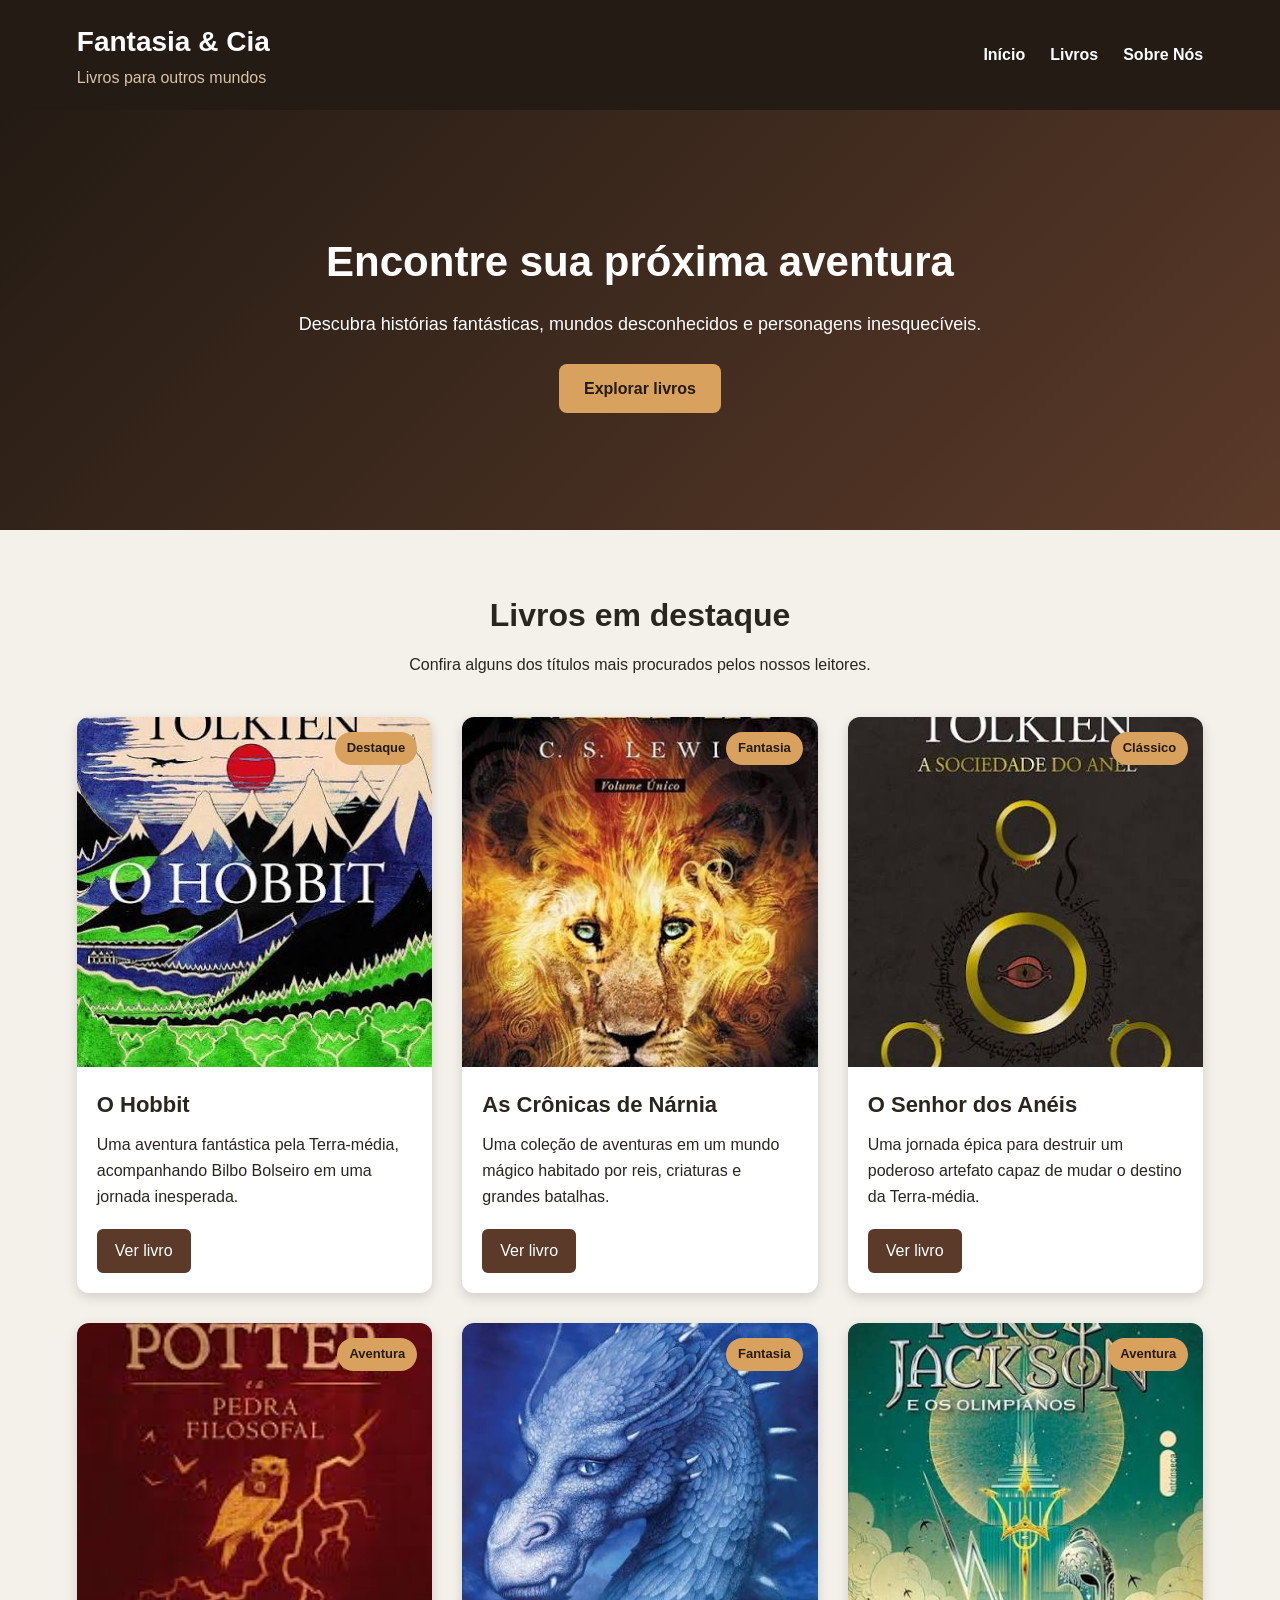
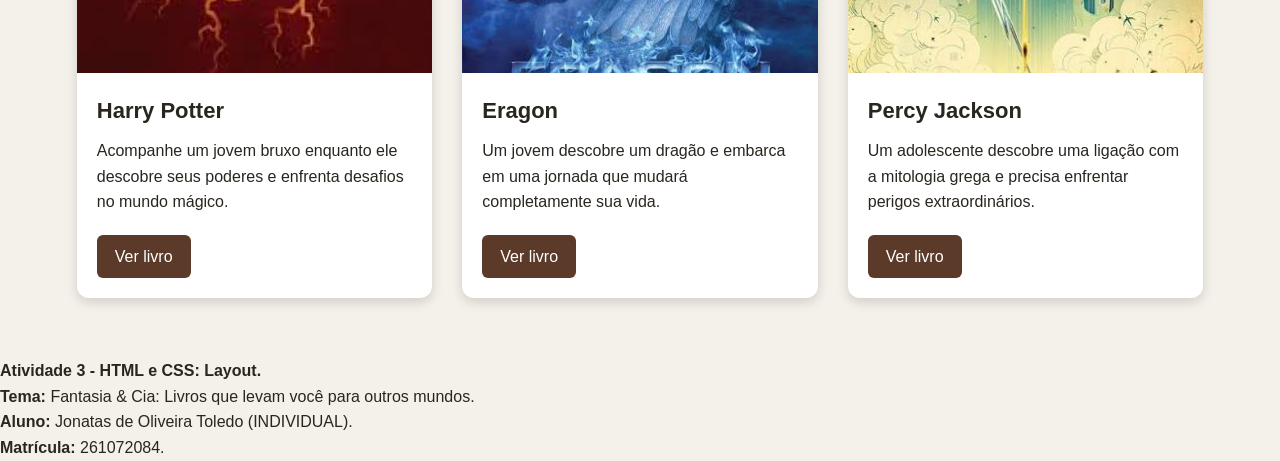
<file: index.html>
<!DOCTYPE html>
<html lang="pt-BR">

<head>
    <meta charset="UTF-8">
    <meta name="viewport" content="width=device-width, initial-scale=1.0">

    <title>Fantasia & Cia - Livros Fantásticos</title>

    <link rel="stylesheet" href="style.css">
</head>

<body>

    <header class="cabecalho">

        <div class="logo">
            <h1>Fantasia & Cia</h1>
            <p>Livros para outros mundos</p>
        </div>

        <nav>
            <ul class="menu">
                <li><a href="index.html">Início</a></li>
                <li><a href="#livros">Livros</a></li>
                <li><a href="sobre.html">Sobre Nós</a></li>
            </ul>
        </nav>

    </header>

    <main>

        <!-- Apresentação -->
        <section class="banner">

            <div class="banner-texto">
                <h2>Encontre sua próxima aventura</h2>

                <p>
                    Descubra histórias fantásticas, mundos desconhecidos
                    e personagens inesquecíveis.
                </p>

                <a href="#livros" class="botao">Explorar livros</a>
            </div>

        </section>

        <!-- Livros -->
        <section id="livros" class="produtos">

            <div class="titulo-secao">
                <h2>Livros em destaque</h2>

                <p>
                    Confira alguns dos títulos mais procurados
                    pelos nossos leitores.
                </p>
            </div>

            <!-- Cartões -->
            <div class="grade-livros">

                <!-- Cartão 1 -->
                <article class="card">

                    <span class="etiqueta">Destaque</span>

                    <img src="hobbit.jpg"
                        alt="Capa ilustrativa do livro O Hobbit">

                    <div class="card-conteudo">

                        <h3>O Hobbit</h3>

                        <p>
                            Uma aventura fantástica pela Terra-média,
                            acompanhando Bilbo Bolseiro em uma jornada inesperada.
                        </p>

                        <a href="livro-hobbit.html" class="botao-card">Ver livro</a>

                    </div>

                </article>

                <!-- Cartão 2 -->
                <article class="card">

                    <span class="etiqueta">Fantasia</span>

                    <img src="narnia.jpg"
                        alt="Capa ilustrativa de As Crônicas de Nárnia">

                    <div class="card-conteudo">

                        <h3>As Crônicas de Nárnia</h3>

                        <p>
                            Uma coleção de aventuras em um mundo mágico
                            habitado por reis, criaturas e grandes batalhas.
                        </p>

                        <a href="livro-narnia.html" class="botao-card">Ver livro</a>

                    </div>

                </article>

                <!-- Cartão 3 -->
                <article class="card">

                    <span class="etiqueta">Clássico</span>

                    <img src="aneis.jpg"
                        alt="Capa ilustrativa de O Senhor dos Anéis">

                    <div class="card-conteudo">

                        <h3>O Senhor dos Anéis</h3>

                        <p>
                            Uma jornada épica para destruir um poderoso
                            artefato capaz de mudar o destino da Terra-média.
                        </p>

                        <a href="livro-senhor-dos-aneis.html" class="botao-card">Ver livro</a>

                    </div>

                </article>

                <!-- Cartão 4 -->
                <article class="card">

                    <span class="etiqueta">Aventura</span>

                    <img src="harry.jpg"
                        alt="Capa ilustrativa de Harry Potter">

                    <div class="card-conteudo">

                        <h3>Harry Potter</h3>

                        <p>
                            Acompanhe um jovem bruxo enquanto ele descobre
                            seus poderes e enfrenta desafios no mundo mágico.
                        </p>

                        <a href="livro-harry-potter.html" class="botao-card">Ver livro</a>

                    </div>

                </article>

                <!-- Cartão 5 -->
                <article class="card">

                    <span class="etiqueta">Fantasia</span>

                    <img src="eragon.jpg"
                        alt="Capa ilustrativa do livro Eragon">

                    <div class="card-conteudo">

                        <h3>Eragon</h3>

                        <p>
                            Um jovem descobre um dragão e embarca em uma
                            jornada que mudará completamente sua vida.
                        </p>

                        <a href="livro-eragon.html" class="botao-card">Ver livro</a>

                    </div>

                </article>

                <!-- Cartão 6 -->
                <article class="card">

                    <span class="etiqueta">Aventura</span>

                    <img src="percy.jpg"
                        alt="Capa ilustrativa de Percy Jackson">

                    <div class="card-conteudo">

                        <h3>Percy Jackson</h3>

                        <p>
                            Um adolescente descobre uma ligação com a mitologia
                            grega e precisa enfrentar perigos extraordinários.
                        </p>

                        <a href="livro-percy-jackson.html" class="botao-card">Ver livro</a>

                    </div>

                </article>

            </div>

        </section>

    </main>

    <!-- Rodapé com informações sobre o trabalho -->
    <footer>
      <p><b>Atividade 3 - HTML e CSS: Layout.</b></p>
      <p>
        <b>Tema:</b> Fantasia & Cia: Livros que levam você para outros mundos.
      </p>
      <p><b>Aluno:</b> Jonatas de Oliveira Toledo (INDIVIDUAL).</Sp>
      <p><b>Matrícula:</b> 261072084.</p>
    </footer>
  </body>
</html>
</file>
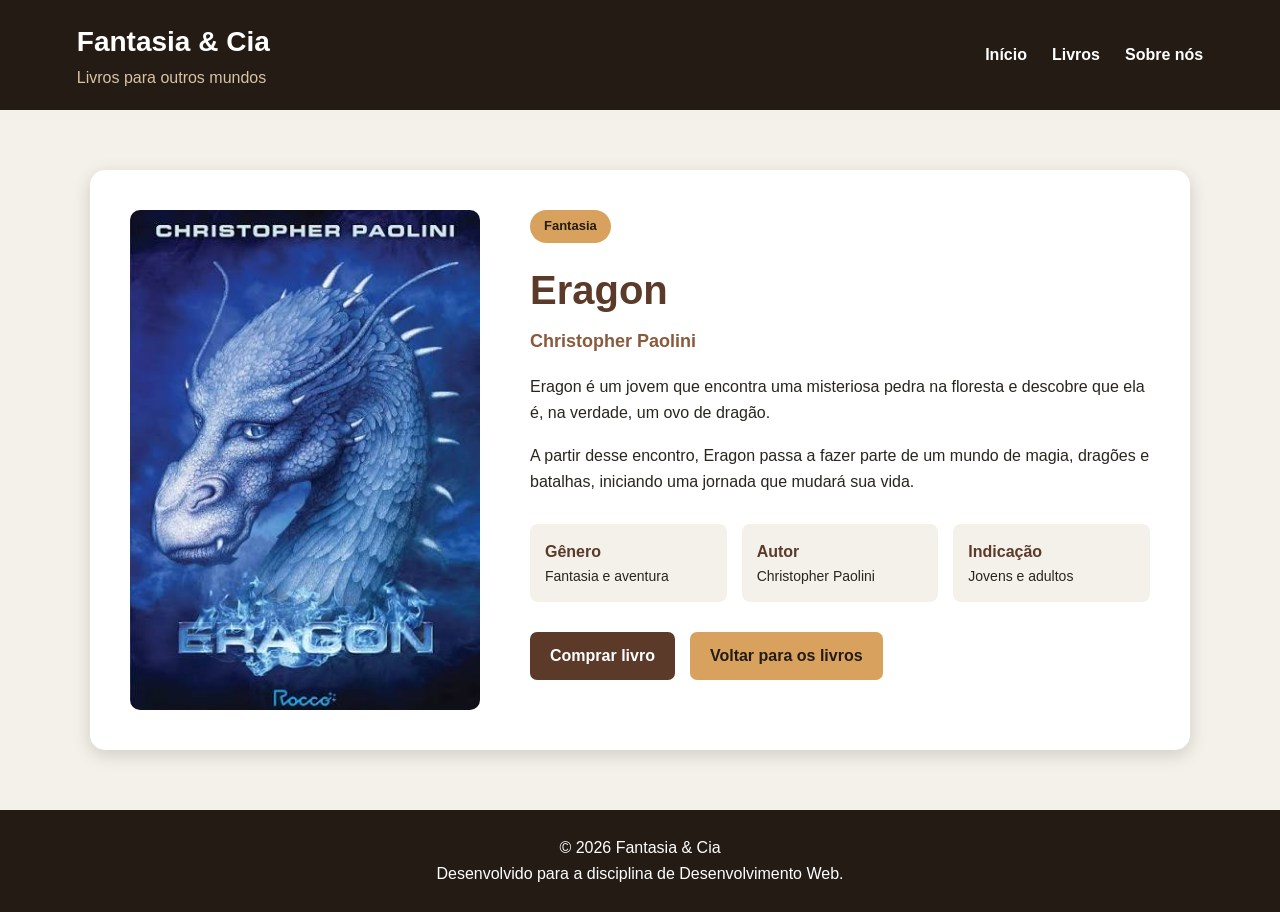
<file: livro-eragon.html>
<!DOCTYPE html>
<html lang="pt-BR">
<head>
    <meta charset="UTF-8">
    <meta name="viewport" content="width=device-width, initial-scale=1.0">

    <title>Eragon - Fantasia & Cia</title>

    <link rel="stylesheet" href="livro-detalhes.css">
</head>

<body>
    <header class="cabecalho">

        <div class="logo">
            <h1>Fantasia & Cia</h1>
            <p>Livros para outros mundos</p>
        </div>

        <nav>
            <ul class="menu">
                <li><a href="index.html">Início</a></li>
                <li><a href="index.html#livros">Livros</a></li>
                <li><a href="sobre.html">Sobre nós</a></li>
            </ul>
        </nav>
    </header>

    <main>

        <section class="livro-detalhes">
            <div class="livro-imagem">
                <img src="eragon.jpg"
                    alt="Capa do livro Eragon">
            </div>

            <div class="livro-info">
                <span class="etiqueta">Fantasia</span>

                <h2>Eragon</h2>
                <p class="autor">
                    Christopher Paolini
                </p>

                <p>
                    Eragon é um jovem que encontra uma misteriosa pedra
                    na floresta e descobre que ela é, na verdade, um ovo
                    de dragão.
                </p>

                <p>
                    A partir desse encontro, Eragon passa a fazer parte
                    de um mundo de magia, dragões e batalhas, iniciando
                    uma jornada que mudará sua vida.
                </p>

                <div class="informacoes">
                    <div>
                        <strong>Gênero</strong>
                        <p>Fantasia e aventura</p>
                    </div>

                    <div>
                        <strong>Autor</strong>
                        <p>Christopher Paolini</p>
                    </div>

                    <div>
                        <strong>Indicação</strong>
                        <p>Jovens e adultos</p>
                    </div>
                </div>

                <div class="acoes">
                    <a href="#" class="botao">
                        Comprar livro
                    </a>

                    <a href="index.html#livros" class="botao-secundario">
                        Voltar para os livros
                    </a>
                </div>
            </div>
        </section>
    </main>

    <footer class="rodape">
        <p>&copy; 2026 Fantasia & Cia</p>
        <p>
            Desenvolvido para a disciplina de Desenvolvimento Web.
        </p>
    </footer>
</body>
</html>
</file>
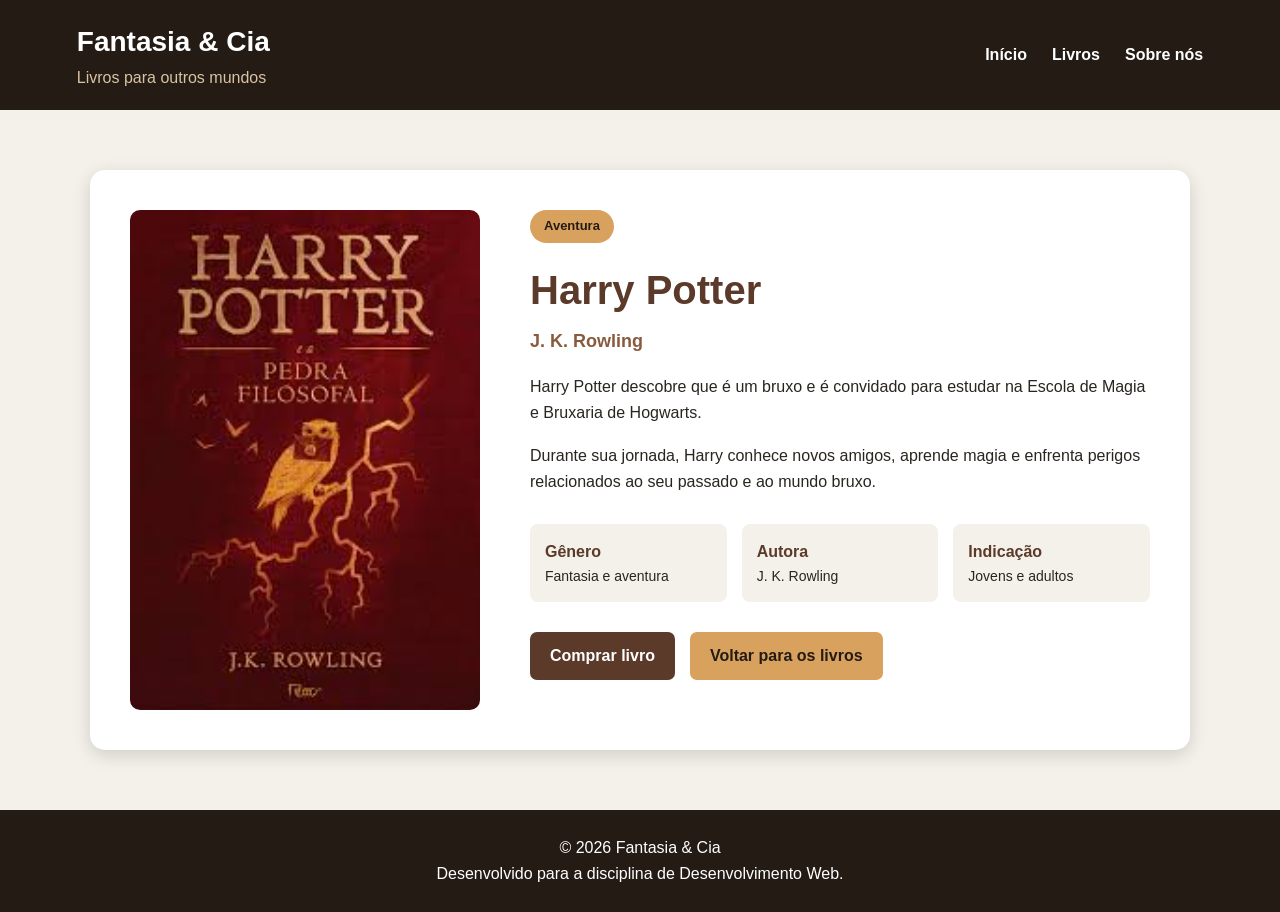
<file: livro-harry-potter.html>
<!DOCTYPE html>
<html lang="pt-BR">

<head>
    <meta charset="UTF-8">
    <meta name="viewport" content="width=device-width, initial-scale=1.0">

    <title>Harry Potter - Fantasia & Cia</title>

    <link rel="stylesheet" href="livro-detalhes.css">
</head>

<body>

    <header class="cabecalho">
        <div class="logo">
            <h1>Fantasia & Cia</h1>
            <p>Livros para outros mundos</p>
        </div>

        <nav>
            <ul class="menu">
                <li><a href="index.html">Início</a></li>
                <li><a href="index.html#livros">Livros</a></li>
                <li><a href="sobre.html">Sobre nós</a></li>
            </ul>
        </nav>
    </header>


    <main>

        <section class="livro-detalhes">
            <div class="livro-imagem">
                <img src="harry.jpg"
                    alt="Capa do livro Harry Potter">
            </div>

            <div class="livro-info">
                <span class="etiqueta">Aventura</span>

                <h2>Harry Potter</h2>

                <p class="autor">
                    J. K. Rowling
                </p>

                <p>
                    Harry Potter descobre que é um bruxo e é convidado
                    para estudar na Escola de Magia e Bruxaria de Hogwarts.
                </p>

                <p>
                    Durante sua jornada, Harry conhece novos amigos,
                    aprende magia e enfrenta perigos relacionados ao
                    seu passado e ao mundo bruxo.
                </p>

                <div class="informacoes">
                    <div>
                        <strong>Gênero</strong>
                        <p>Fantasia e aventura</p>
                    </div>

                    <div>
                        <strong>Autora</strong>
                        <p>J. K. Rowling</p>
                    </div>

                    <div>
                        <strong>Indicação</strong>
                        <p>Jovens e adultos</p>
                    </div>
                </div>

                <div class="acoes">
                    <a href="#" class="botao">
                        Comprar livro
                    </a>

                    <a href="index.html#livros" class="botao-secundario">
                        Voltar para os livros
                    </a>
                </div>
            </div>
        </section>
    </main>

    <footer class="rodape">
        <p>&copy; 2026 Fantasia & Cia</p>
        <p>
            Desenvolvido para a disciplina de Desenvolvimento Web.
        </p>
    </footer>
</body>
</html>
</file>
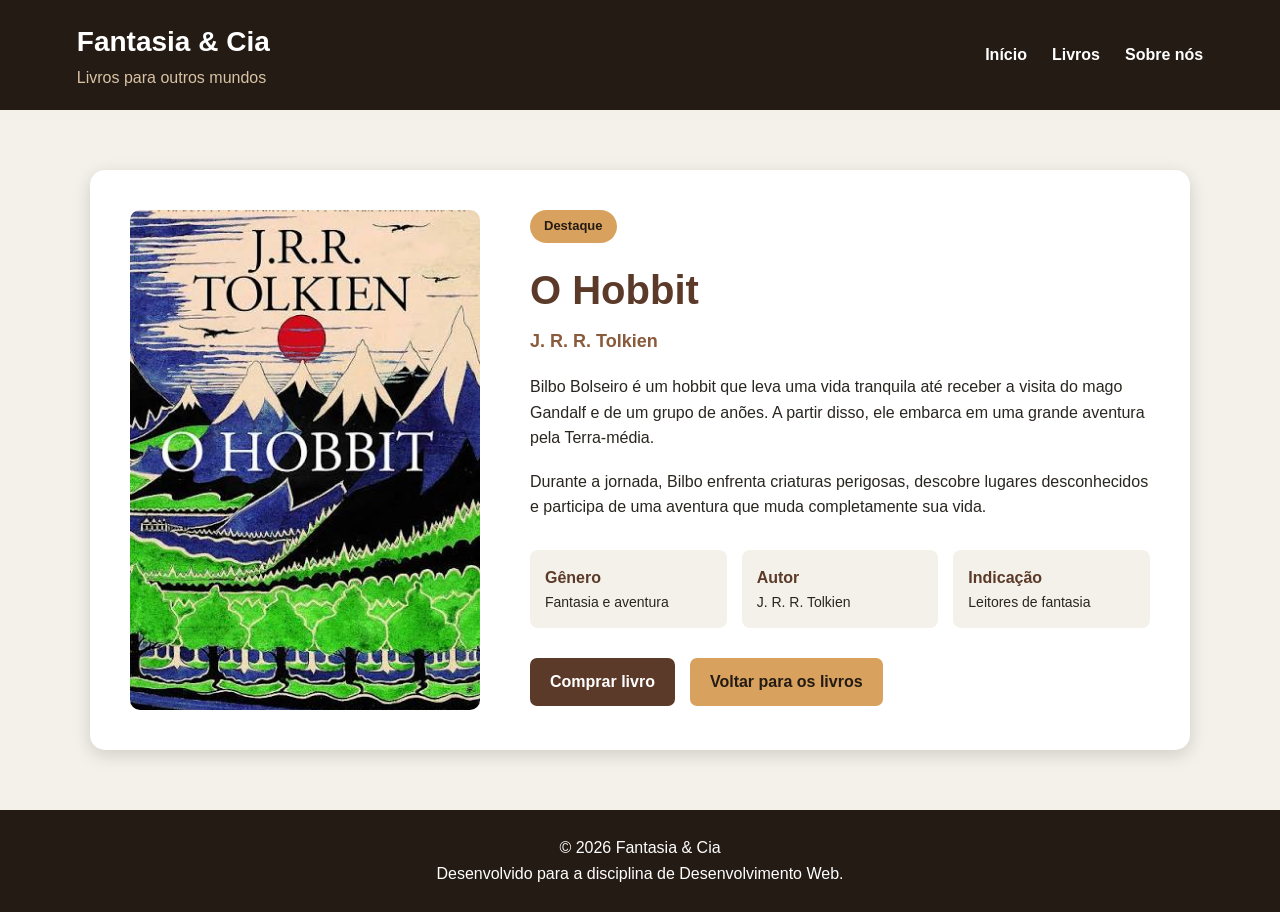
<file: livro-hobbit.html>
<!DOCTYPE html>
<html lang="pt-BR">
<head>
    <meta charset="UTF-8">
    <meta name="viewport" content="width=device-width, initial-scale=1.0">

    <title>O Hobbit - Fantasia & Cia</title>

    <link rel="stylesheet" href="livro-detalhes.css">
</head>

<body>

    <!-- Cabeçalho -->
    <header class="cabecalho">

        <div class="logo">
            <h1>Fantasia & Cia</h1>
            <p>Livros para outros mundos</p>
        </div>

        <!-- Menu -->
        <nav>
            <ul class="menu">
                <li><a href="index.html">Início</a></li>
                <li><a href="index.html#livros">Livros</a></li>
                <li><a href="sobre.html">Sobre nós</a></li>
            </ul>
        </nav>
    </header>

    <!-- Conteúdo principal -->
    <main>

        <section class="livro-detalhes">

            <!-- Imagem do livro -->
            <div class="livro-imagem">

                <img src="hobbit.jpg"
                    alt="Capa do livro O Hobbit">
            </div>

            <!-- Informações do livro -->
            <div class="livro-info">
                <span class="etiqueta">Destaque</span>

                <h2>O Hobbit</h2>

                <p class="autor">
                    J. R. R. Tolkien
                </p>

                <p>
                    Bilbo Bolseiro é um hobbit que leva uma vida tranquila
                    até receber a visita do mago Gandalf e de um grupo de
                    anões. A partir disso, ele embarca em uma grande aventura
                    pela Terra-média.
                </p>

                <p>
                    Durante a jornada, Bilbo enfrenta criaturas perigosas,
                    descobre lugares desconhecidos e participa de uma aventura
                    que muda completamente sua vida.
                </p>

                <!-- Informações adicionais -->
                <div class="informacoes">
                    <div>
                        <strong>Gênero</strong>
                        <p>Fantasia e aventura</p>
                    </div>

                    <div>
                        <strong>Autor</strong>
                        <p>J. R. R. Tolkien</p>
                    </div>

                    <div>
                        <strong>Indicação</strong>
                        <p>Leitores de fantasia</p>
                    </div>
                </div>

                <!-- Botões -->
                <div class="acoes">

                    <a href="#" class="botao">
                        Comprar livro
                    </a>

                    <a href="index.html#livros" class="botao-secundario">
                        Voltar para os livros
                    </a>
                </div>
            </div>
        </section>
    </main>


    <!-- Rodapé -->
    <footer class="rodape">

        <p>&copy; 2026 Fantasia & Cia</p>

        <p>
            Desenvolvido para a disciplina de Desenvolvimento Web.
        </p>

    </footer>
</body>
</html>
</file>
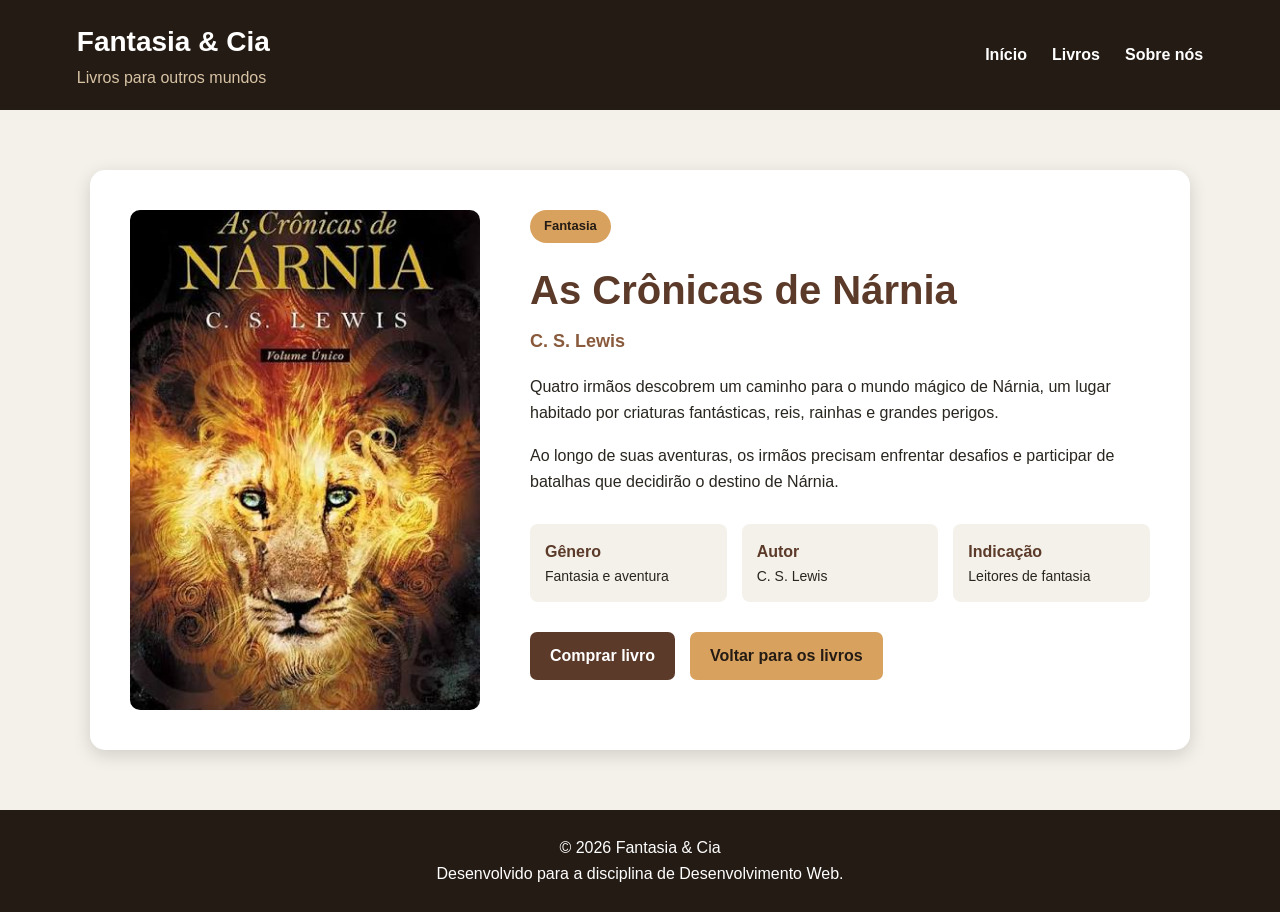
<file: livro-narnia.html>
<!DOCTYPE html>
<html lang="pt-BR">

<head>
    <meta charset="UTF-8">
    <meta name="viewport" content="width=device-width, initial-scale=1.0">

    <title>As Crônicas de Nárnia - Fantasia & Cia</title>

    <link rel="stylesheet" href="livro-detalhes.css">
</head>

<body>

    <header class="cabecalho">

        <div class="logo">
            <h1>Fantasia & Cia</h1>
            <p>Livros para outros mundos</p>
        </div>

        <nav>
            <ul class="menu">
                <li><a href="index.html">Início</a></li>
                <li><a href="index.html#livros">Livros</a></li>
                <li><a href="sobre.html">Sobre nós</a></li>
            </ul>
        </nav>
    </header>
    <main>

        <section class="livro-detalhes">
            <div class="livro-imagem">
                <img src="narnia.jpg"
                    alt="Capa do livro As Crônicas de Nárnia">
            </div>

            <div class="livro-info">
                <span class="etiqueta">Fantasia</span>

                <h2>As Crônicas de Nárnia</h2>
                <p class="autor">
                    C. S. Lewis
                </p>

                <p>
                    Quatro irmãos descobrem um caminho para o mundo mágico
                    de Nárnia, um lugar habitado por criaturas fantásticas,
                    reis, rainhas e grandes perigos.
                </p>

                <p>
                    Ao longo de suas aventuras, os irmãos precisam enfrentar
                    desafios e participar de batalhas que decidirão o destino
                    de Nárnia.
                </p>

                <div class="informacoes">

                    <div>
                        <strong>Gênero</strong>
                        <p>Fantasia e aventura</p>
                    </div>

                    <div>
                        <strong>Autor</strong>
                        <p>C. S. Lewis</p>
                    </div>

                    <div>
                        <strong>Indicação</strong>
                        <p>Leitores de fantasia</p>
                    </div>

                </div>
                <div class="acoes">
                    <a href="#" class="botao">
                        Comprar livro
                    </a>

                    <a href="index.html#livros" class="botao-secundario">
                        Voltar para os livros
                    </a>
                </div>
            </div>
        </section>
    </main>

    <footer class="rodape">
        <p>&copy; 2026 Fantasia & Cia</p>
        <p>
            Desenvolvido para a disciplina de Desenvolvimento Web.
        </p>
    </footer>
</body>
</html>
</file>
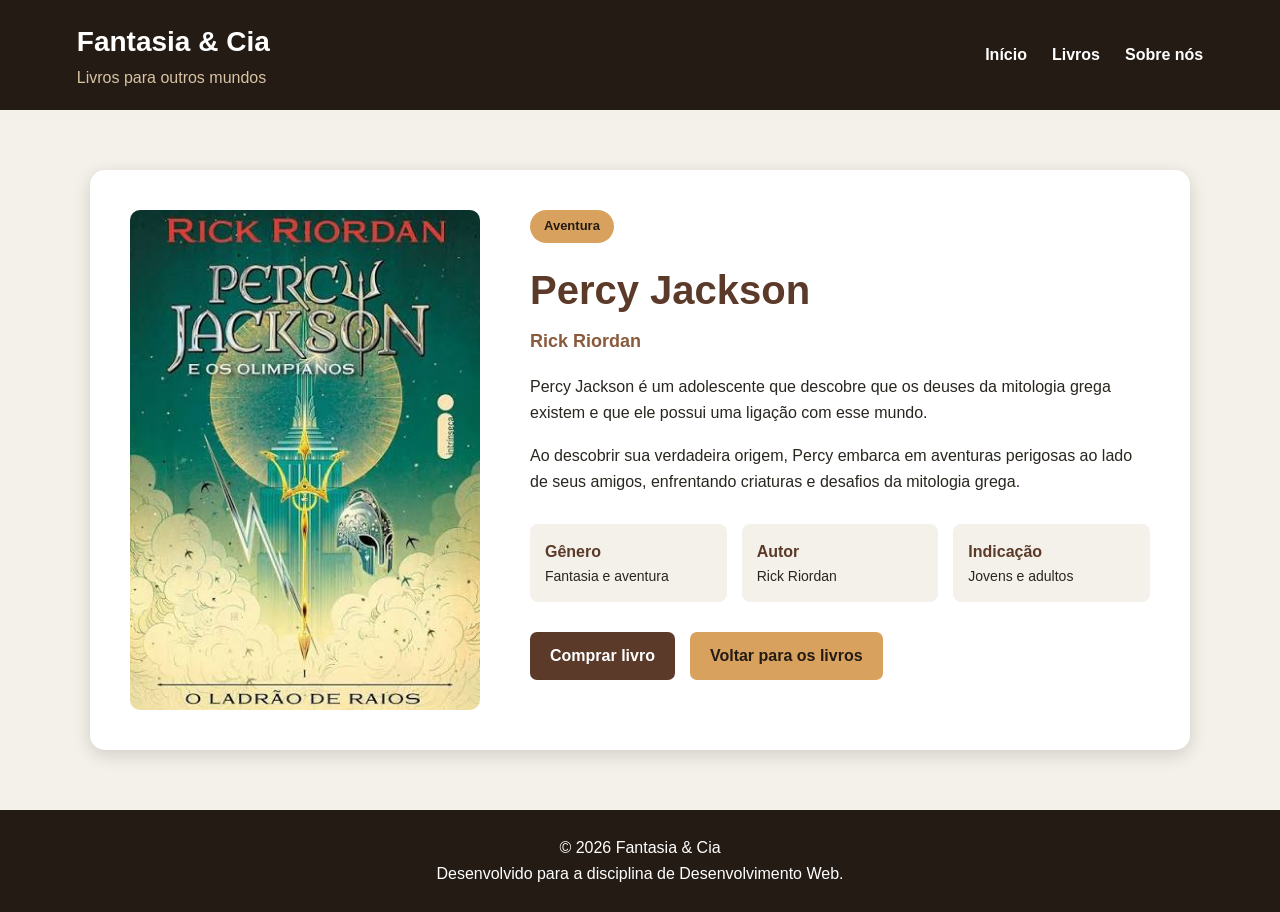
<file: livro-percy-jackson.html>
<!DOCTYPE html>
<html lang="pt-BR">
<head>
    <meta charset="UTF-8">
    <meta name="viewport" content="width=device-width, initial-scale=1.0">

    <title>Percy Jackson - Fantasia & Cia</title>

    <link rel="stylesheet" href="livro-detalhes.css">
</head>

<body>
    <header class="cabecalho">
        <div class="logo">
            <h1>Fantasia & Cia</h1>
            <p>Livros para outros mundos</p>
        </div>

        <nav>
            <ul class="menu">
                <li><a href="index.html">Início</a></li>
                <li><a href="index.html#livros">Livros</a></li>
                <li><a href="sobre.html">Sobre nós</a></li>
            </ul>
        </nav>
    </header>

    <main>
        <section class="livro-detalhes">
            <div class="livro-imagem">
                <img src="percy.jpg"
                    alt="Capa do livro Percy Jackson">
            </div>

            <div class="livro-info">
                <span class="etiqueta">Aventura</span>
                <h2>Percy Jackson</h2>

                <p class="autor">
                    Rick Riordan
                </p>

                <p>
                    Percy Jackson é um adolescente que descobre que os
                    deuses da mitologia grega existem e que ele possui
                    uma ligação com esse mundo.
                </p>

                <p>
                    Ao descobrir sua verdadeira origem, Percy embarca
                    em aventuras perigosas ao lado de seus amigos,
                    enfrentando criaturas e desafios da mitologia grega.
                </p>

                <div class="informacoes">
                    <div>
                        <strong>Gênero</strong>
                        <p>Fantasia e aventura</p>
                    </div>

                    <div>
                        <strong>Autor</strong>
                        <p>Rick Riordan</p>
                    </div>

                    <div>
                        <strong>Indicação</strong>
                        <p>Jovens e adultos</p>
                    </div>
                </div>

                <div class="acoes">
                    <a href="#" class="botao">
                        Comprar livro
                    </a>

                    <a href="index.html#livros" class="botao-secundario">
                        Voltar para os livros
                    </a>
                </div>
            </div>
        </section>
    </main>

    <footer class="rodape">
        <p>&copy; 2026 Fantasia & Cia</p>
        <p>
            Desenvolvido para a disciplina de Desenvolvimento Web.
        </p>
    </footer>
</body>
</html>
</file>
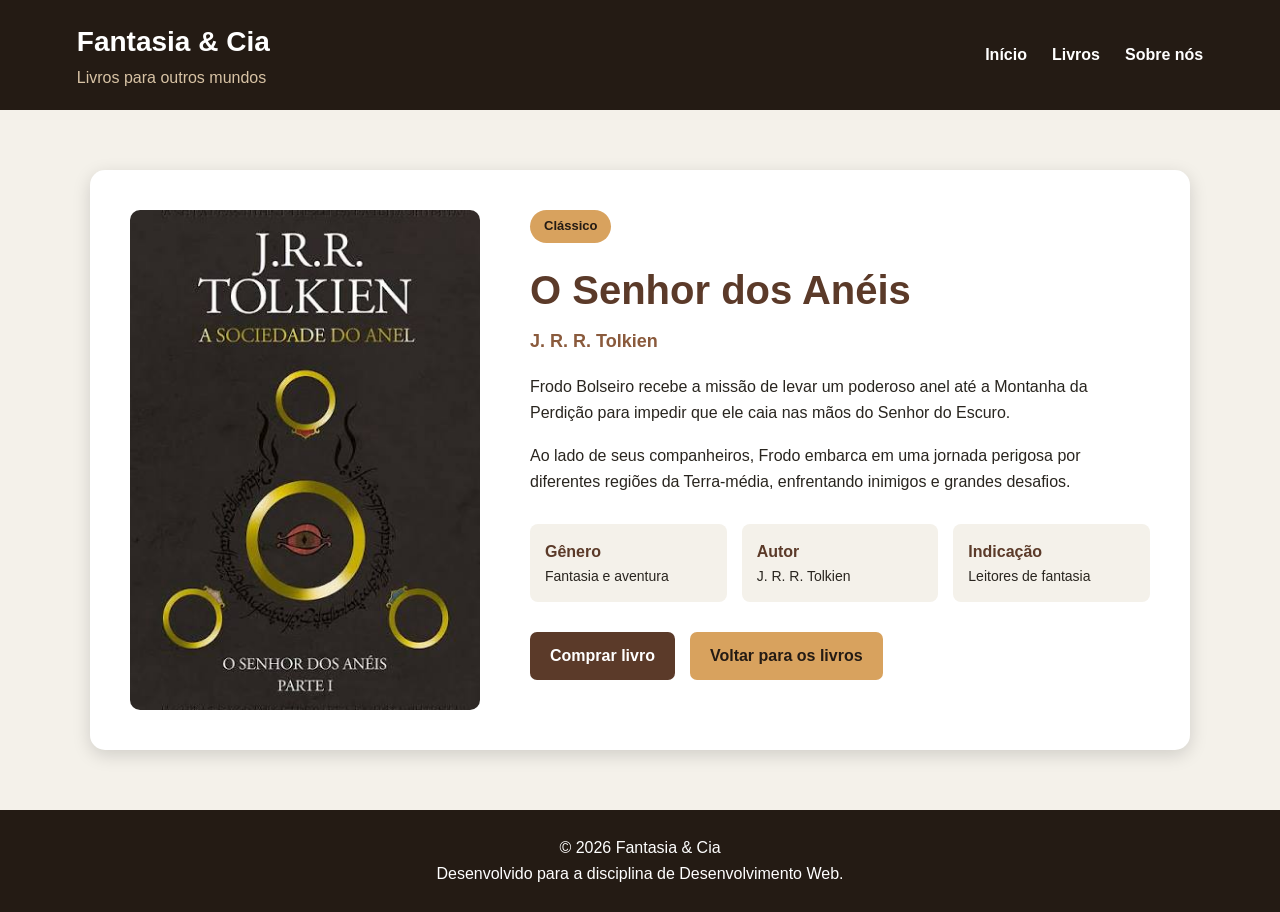
<file: livro-senhor-dos-aneis.html>
<!DOCTYPE html>
<html lang="pt-BR">

<head>
    <meta charset="UTF-8">
    <meta name="viewport" content="width=device-width, initial-scale=1.0">

    <title>O Senhor dos Anéis - Fantasia & Cia</title>

    <link rel="stylesheet" href="livro-detalhes.css">
</head>

<body>

    <header class="cabecalho">

        <div class="logo">
            <h1>Fantasia & Cia</h1>
            <p>Livros para outros mundos</p>
        </div>

        <nav>
            <ul class="menu">
                <li><a href="index.html">Início</a></li>
                <li><a href="index.html#livros">Livros</a></li>
                <li><a href="sobre.html">Sobre nós</a></li>
            </ul>
        </nav>
    </header>

    <main>

        <section class="livro-detalhes">
            <div class="livro-imagem">
                <img src="aneis.jpg"
                    alt="Capa do livro O Senhor dos Anéis">
            </div>

            <div class="livro-info">
                <span class="etiqueta">Clássico</span>

                <h2>O Senhor dos Anéis</h2>

                <p class="autor">
                    J. R. R. Tolkien
                </p>

                <p>
                    Frodo Bolseiro recebe a missão de levar um poderoso
                    anel até a Montanha da Perdição para impedir que ele
                    caia nas mãos do Senhor do Escuro.
                </p>

                <p>
                    Ao lado de seus companheiros, Frodo embarca em uma
                    jornada perigosa por diferentes regiões da Terra-média,
                    enfrentando inimigos e grandes desafios.
                </p>

                <div class="informacoes">
                    <div>
                        <strong>Gênero</strong>
                        <p>Fantasia e aventura</p>
                    </div>

                    <div>
                        <strong>Autor</strong>
                        <p>J. R. R. Tolkien</p>
                    </div>

                    <div>
                        <strong>Indicação</strong>
                        <p>Leitores de fantasia</p>
                    </div>
                </div>

                <div class="acoes">
                    <a href="#" class="botao">
                        Comprar livro
                    </a>

                    <a href="index.html#livros" class="botao-secundario">
                        Voltar para os livros
                    </a>
                </div>
            </div>
        </section>
    </main>

    <footer class="rodape">
        <p>&copy; 2026 Fantasia & Cia</p>
        <p>
            Desenvolvido para a disciplina de Desenvolvimento Web.
        </p>
    </footer>
</body>
</html>
</file>
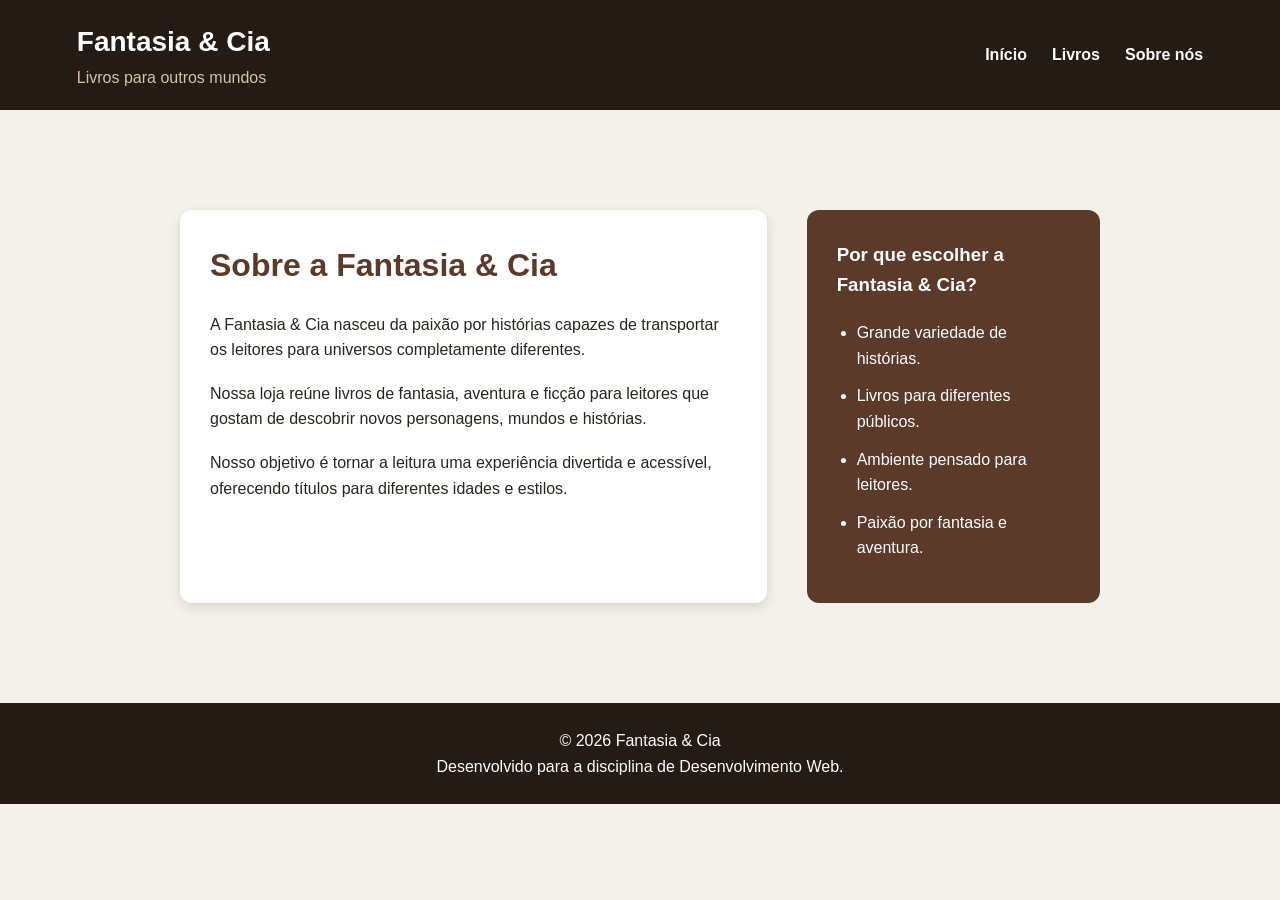
<file: sobre.html>
<!DOCTYPE html>
<html lang="pt-BR">

<head>
    <meta charset="UTF-8">
    <meta name="viewport" content="width=device-width, initial-scale=1.0">

    <title>Sobre - Fantasia & Cia</title>

    <link rel="stylesheet" href="sobre.css">
</head>

<body>

    <!-- Cabeçalho -->
    <header class="cabecalho">

        <div class="logo">
            <h1>Fantasia & Cia</h1>
            <p>Livros para outros mundos</p>
        </div>

        <!-- Menu -->
        <nav>
            <ul class="menu">
                <li><a href="index.html">Início</a></li>
                <li><a href="index.html#livros">Livros</a></li>
                <li><a href="sobre.html">Sobre nós</a></li>
            </ul>
        </nav>

    </header>

    <!-- Conteúdo -->
    <main>

        <section class="sobre">

            <div class="sobre-texto">

                <h2>Sobre a Fantasia & Cia</h2>

                <p>
                    A Fantasia & Cia nasceu da paixão por histórias
                    capazes de transportar os leitores para universos
                    completamente diferentes.
                </p>

                <p>
                    Nossa loja reúne livros de fantasia, aventura e
                    ficção para leitores que gostam de descobrir novos
                    personagens, mundos e histórias.
                </p>

                <p>
                    Nosso objetivo é tornar a leitura uma experiência
                    divertida e acessível, oferecendo títulos para
                    diferentes idades e estilos.
                </p>

            </div>

            <div class="sobre-destaque">

                <h3>Por que escolher a Fantasia & Cia?</h3>

                <ul>
                    <li>Grande variedade de histórias.</li>
                    <li>Livros para diferentes públicos.</li>
                    <li>Ambiente pensado para leitores.</li>
                    <li>Paixão por fantasia e aventura.</li>
                </ul>

            </div>

        </section>

    </main>

    <!-- Rodapé -->
    <footer class="rodape">

        <p>
            &copy; 2026 Fantasia & Cia
        </p>

        <p>
            Desenvolvido para a disciplina de Desenvolvimento Web.
        </p>

    </footer>

</body>

</html>
</file>
<file: style.css>
/* Geral */

* {
    margin: 0;
    padding: 0;
    box-sizing: border-box;
}

body {
    font-family: Arial, sans-serif;
    background-color: #f4f1ea;
    color: #29251f;
    line-height: 1.6;
}

a {
    text-decoration: none;
}

/* Cabeçalho */

.cabecalho {
    background-color: #241b14;
    color: white;
    padding: 20px 6%;
    display: flex;
    justify-content: space-between;
    align-items: center;
}

.logo h1 {
    font-size: 28px;
}

.logo p {
    color: #d8c3a5;
}

/* Menu */

.menu {
    display: flex;
    gap: 25px;
    list-style: none;
}

.menu a {
    color: white;
    font-weight: bold;
    transition: 0.3s;
}

.menu a:hover {
    color: #d8a25e;
}

/* Banner */

.banner {
    min-height: 420px;
    display: flex;
    justify-content: center;
    align-items: center;
    text-align: center;
    padding: 40px 20px;
    background: linear-gradient(135deg, #241b14, #5b3a29);
    color: white;
}

.banner-texto {
    max-width: 700px;
}

.banner h2 {
    font-size: 42px;
    margin-bottom: 15px;
}

.banner p {
    font-size: 18px;
    margin-bottom: 25px;
}

/* Botão */

.botao {
    display: inline-block;
    background-color: #d8a25e;
    color: #241b14;
    padding: 12px 25px;
    border-radius: 8px;
    font-weight: bold;
    transition: 0.3s;
}

.botao:hover {
    transform: translateY(-3px);
}

/* Produtos */

.produtos {
    padding: 60px 6%;
}

.titulo-secao {
    text-align: center;
    margin-bottom: 40px;
}

.titulo-secao h2 {
    font-size: 32px;
    margin-bottom: 10px;
}

/* Livros */

.grade-livros {
    display: grid;
    grid-template-columns: repeat(3, 1fr);
    gap: 30px;
    max-width: 1200px;
    margin: 0 auto;
}

/* Cartões */

.card {
    position: relative;
    background-color: white;
    border-radius: 12px;
    overflow: hidden;
    box-shadow: 0 4px 12px rgba(0, 0, 0, 0.15);
    transition: transform 0.3s, box-shadow 0.3s;
    animation: aparecer 0.8s ease;
}

.card:hover {
    transform: translateY(-8px);
    box-shadow: 0 10px 25px rgba(0, 0, 0, 0.25);
}

/* Imagem dos Cartões */

.card img {
    width: 100%;
    height: 350px;
    object-fit: cover;
    display: block;
}

/* Textos dos Cartões */

.card-conteudo {
    padding: 20px;
}

.card-conteudo h3 {
    font-size: 22px;
    margin-bottom: 10px;
}

.card-conteudo p {
    margin-bottom: 20px;
}

/* Etiqueta */

.etiqueta {
    position: absolute;
    top: 15px;
    right: 15px;
    background-color: #d8a25e;
    color: #241b14;
    padding: 6px 12px;
    border-radius: 20px;
    font-size: 13px;
    font-weight: bold;
}

/* Botão dos Cartões */

.botao-card {
    display: inline-block;
    background-color: #5b3a29;
    color: white;
    padding: 9px 18px;
    border-radius: 6px;
    transition: 0.3s;
}

.botao-card:hover {
    background-color: #8a5a3c;
}

/* Animação dos Cartões */

@keyframes aparecer {
    from {
        opacity: 0;
        transform: translateY(30px);
    }
    to {
        opacity: 1;
        transform: translateY(0);
    }
}
.card {
    animation: aparecer 0.8s ease;
}

/* Rodapé */

.rodape {
    background-color: #241b14;
    color: white;
    text-align: center;
    padding: 25px;
    margin-top: 30px;
}

/* Responsividade do Tablet */

@media (max-width: 900px) {

    .cabecalho {
        flex-direction: column;
        gap: 20px;
    }
    .grade-livros {
        grid-template-columns: repeat(2, 1fr);
    }
    .banner h2 {
        font-size: 34px;
    }
}

/* Responsividade do Celular */

@media (max-width: 600px) {

    .cabecalho {
        padding: 20px;
    }
    .menu {
        flex-direction: column;
        align-items: center;
        gap: 12px;
    }
    .banner {
        min-height: 350px;
        padding: 30px 20px;
    }
    .banner h2 {
        font-size: 28px;
    }
    .banner p {
        font-size: 16px;
    }
    .produtos {
        padding: 40px 20px;
    }
    .grade-livros {
        grid-template-columns: 1fr;
    }
    .card img {
        height: 400px;
    }
}
</file>
<file: livro-detalhes.css>
/* Geral */

* {
    margin: 0;
    padding: 0;
    box-sizing: border-box;
}

body {
    font-family: Arial, sans-serif;
    background-color: #f4f1ea;
    color: #29251f;
    line-height: 1.6;
}

/* Cabeçalho */

.cabecalho {
    background-color: #241b14;
    color: white;
    padding: 20px 6%;
    display: flex;
    justify-content: space-between;
    align-items: center;
}
.logo h1 {
    font-size: 28px;
}
.logo p {
    color: #d8c3a5;
}

/* Menu */

.menu {
    display: flex;
    gap: 25px;
    list-style: none;
}
.menu a {
    color: white;
    text-decoration: none;
    font-weight: bold;
    transition: 0.3s;
}
.menu a:hover {
    color: #d8a25e;
}

/* Detalhes do Livro */

.livro-detalhes {
    max-width: 1100px;
    margin: 60px auto;
    padding: 40px;
    display: grid;
    grid-template-columns: 350px 1fr;
    gap: 50px;
    background-color: white;
    border-radius: 15px;
    box-shadow: 0 5px 18px rgba(0, 0, 0, 0.15);
}

/* Imagem */

.livro-imagem img {
    width: 100%;
    height: 500px;
    object-fit: cover;
    border-radius: 10px;
    display: block;
}

/* Informações */

.livro-info h2 {
    font-size: 40px;
    color: #5b3a29;
    margin-bottom: 5px;
}
.autor {
    color: #8a5a3c;
    font-size: 18px;
    font-weight: bold;
    margin-bottom: 25px;
}
.livro-info > p {
    margin-bottom: 18px;
}

/* Etiqueta */

.etiqueta {
    display: inline-block;
    background-color: #d8a25e;
    color: #241b14;
    padding: 6px 14px;
    border-radius: 20px;
    font-size: 13px;
    font-weight: bold;
    margin-bottom: 15px;
}

/* Informações Adicionais */

.informacoes {
    display: grid;
    grid-template-columns: repeat(3, 1fr);
    gap: 15px;
    margin-top: 30px;
}
.informacoes div {
    background-color: #f4f1ea;
    padding: 15px;
    border-radius: 8px;
}
.informacoes strong {
    color: #5b3a29;
}
.informacoes p {
    font-size: 14px;
}

/* Botões */

.acoes {
    display: flex;
    gap: 15px;
    margin-top: 30px;
}

.botao,
.botao-secundario {
    display: inline-block;
    padding: 11px 20px;
    border-radius: 7px;
    text-decoration: none;
    font-weight: bold;
    transition: 0.3s;
}
.botao {
    background-color: #5b3a29;
    color: white;
}
.botao:hover {
    background-color: #8a5a3c;
    transform: translateY(-3px);
}
.botao-secundario {
    background-color: #d8a25e;
    color: #241b14;
}
.botao-secundario:hover {
    transform: translateY(-3px);
}

/* Rodapé */

.rodape {
    background-color: #241b14;
    color: white;
    text-align: center;
    padding: 25px;
    margin-top: 30px;
}

/* Responsividade */

@media (max-width: 800px) {

    .cabecalho {
        flex-direction: column;
        gap: 20px;
    }
    .livro-detalhes {
        grid-template-columns: 1fr;
        margin: 30px 20px;
        padding: 25px;
    }
    .livro-imagem {
        max-width: 350px;
        margin: 0 auto;
    }
    .informacoes {
        grid-template-columns: 1fr;
    }
    .acoes {
        flex-direction: column;
    }
    .botao,
    .botao-secundario {
        text-align: center;
    }
}

@media (max-width: 600px) {

    .cabecalho {
        padding: 20px;
    }
    .menu {
        flex-direction: column;
        align-items: center;
        gap: 12px;
    }
    .livro-detalhes {
        margin: 20px 10px;
        padding: 20px;
    }
    .livro-imagem img {
        height: 400px;
    }
    .livro-info h2 {
        font-size: 30px;
    }
}
</file>
<file: sobre.css>
/* Geral */

* {
    margin: 0;
    padding: 0;
    box-sizing: border-box;
}

body {
    font-family: Arial, sans-serif;
    background-color: #f4f1ea;
    color: #29251f;
    line-height: 1.6;
}

/* Cabeçalho */

.cabecalho {
    background-color: #241b14;
    color: white;
    padding: 20px 6%;
    display: flex;
    justify-content: space-between;
    align-items: center;
}
.logo h1 {
    font-size: 28px;
}
.logo p {
    color: #d8c3a5;
}

/* Menu */

.menu {
    display: flex;
    gap: 25px;
    list-style: none;
}
.menu a {
    color: white;
    text-decoration: none;
    font-weight: bold;
    transition: 0.3s;
}
.menu a:hover {
    color: #d8a25e;
}

/* "Sobre" */

.sobre {
    max-width: 1000px;
    margin: 60px auto;
    padding: 40px;
    display: grid;
    grid-template-columns: 2fr 1fr;
    gap: 40px;
}
.sobre-texto {
    background-color: white;
    padding: 30px;
    border-radius: 12px;
    box-shadow: 0 4px 12px rgba(0, 0, 0, 0.12);
}
.sobre-texto h2 {
    color: #5b3a29;
    font-size: 32px;
    margin-bottom: 20px;
}
.sobre-texto p {
    margin-bottom: 18px;
}

/* Destaque */

.sobre-destaque {
    background-color: #5b3a29;
    color: white;
    padding: 30px;
    border-radius: 12px;
}
.sobre-destaque h3 {
    margin-bottom: 20px;
}
.sobre-destaque ul {
    padding-left: 20px;
}
.sobre-destaque li {
    margin-bottom: 12px;
}

/* Rodapé */

.rodape {
    background-color: #241b14;
    color: white;
    text-align: center;
    padding: 25px;
}

/* Responsividade */

@media (max-width: 700px) {

    .cabecalho {
        flex-direction: column;
        gap: 20px;
    }
    .menu {
        flex-direction: column;
        align-items: center;
        gap: 12px;
    }
    .sobre {
        grid-template-columns: 1fr;
        margin: 30px 20px;
        padding: 20px;
    }
}
</file>
